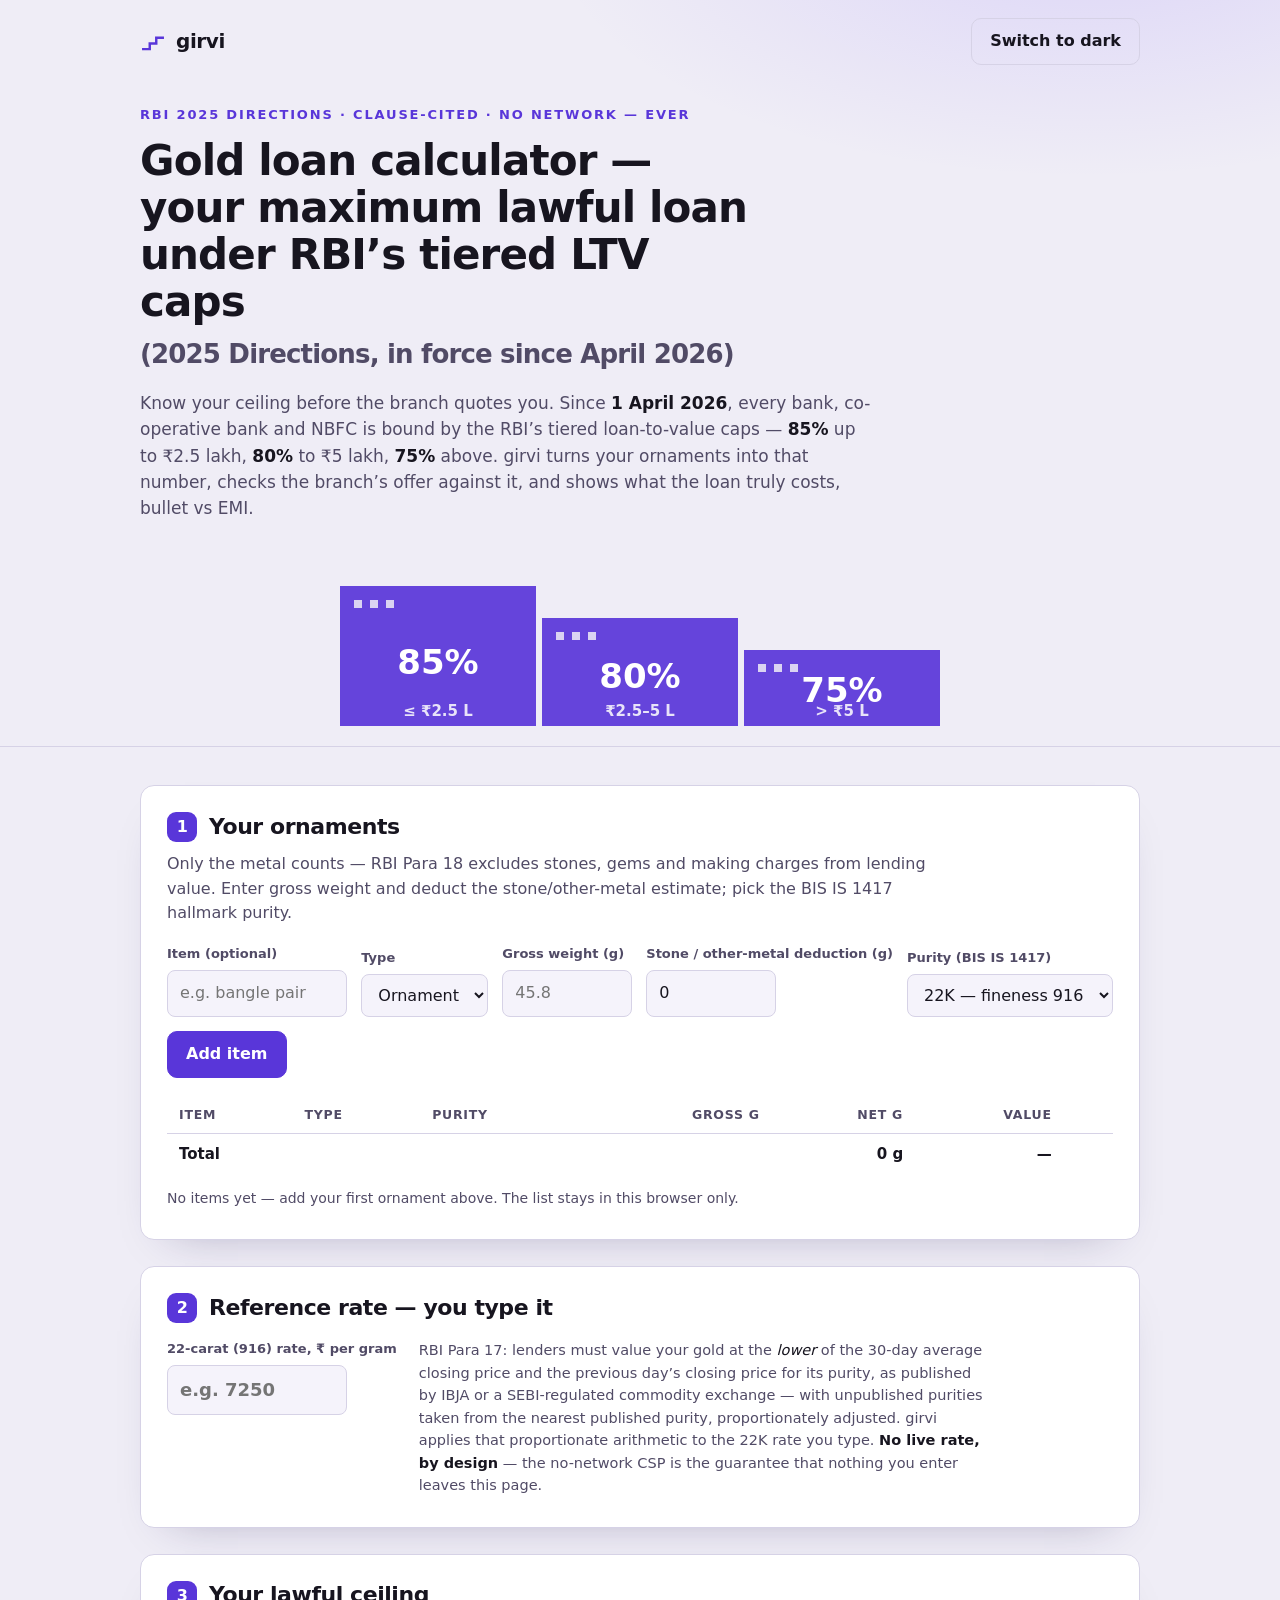
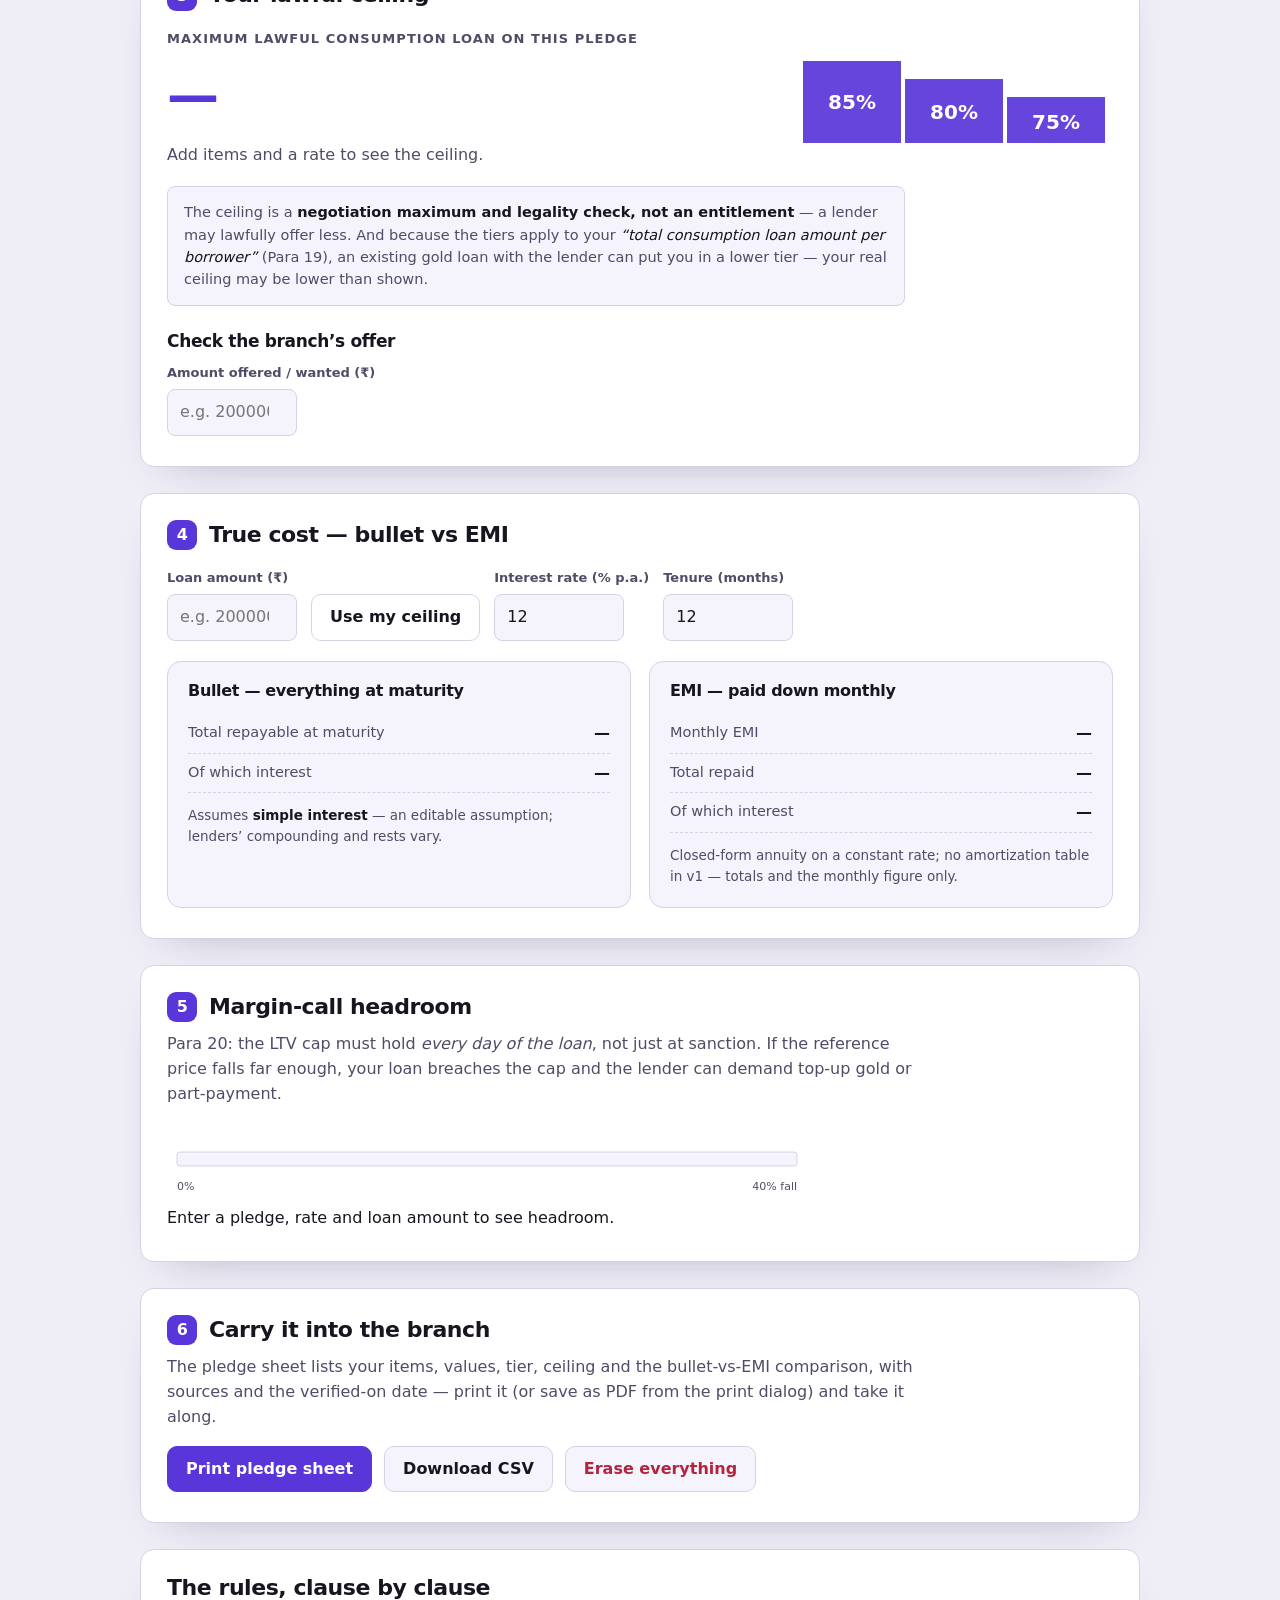
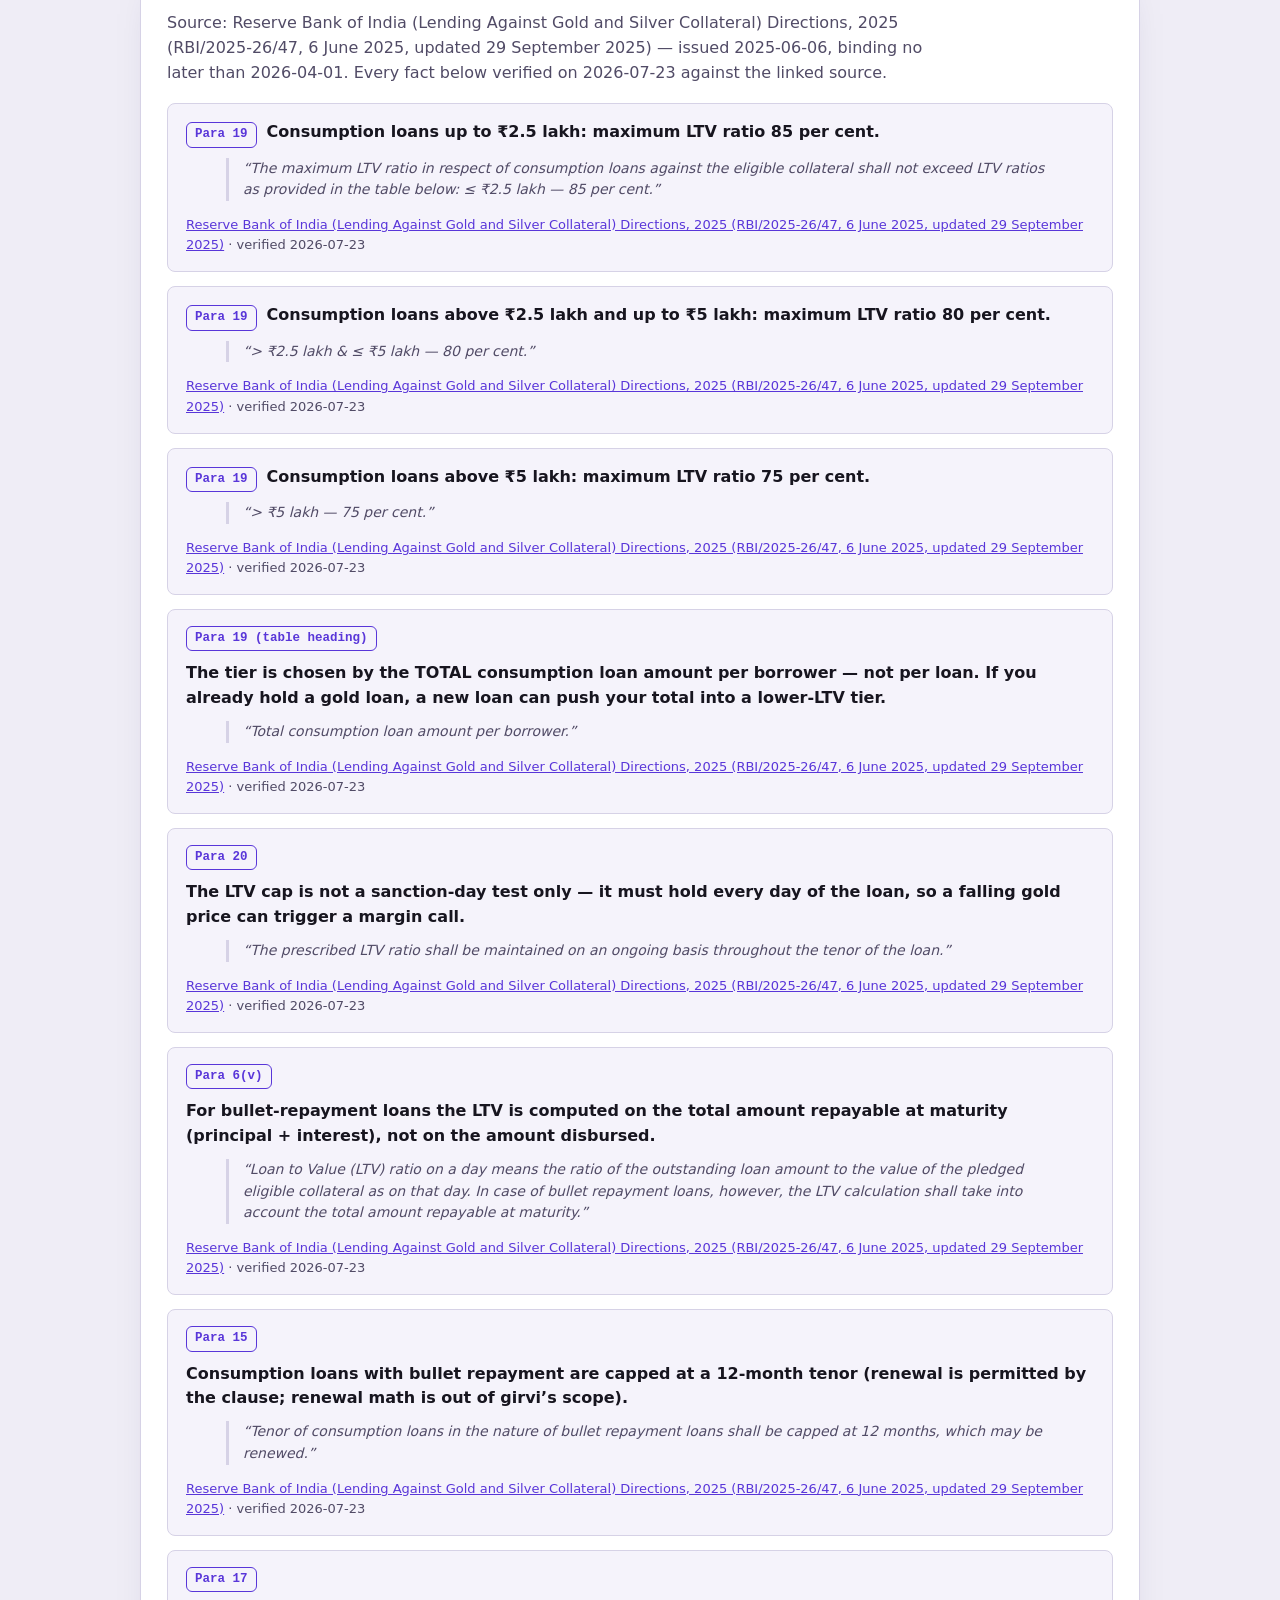
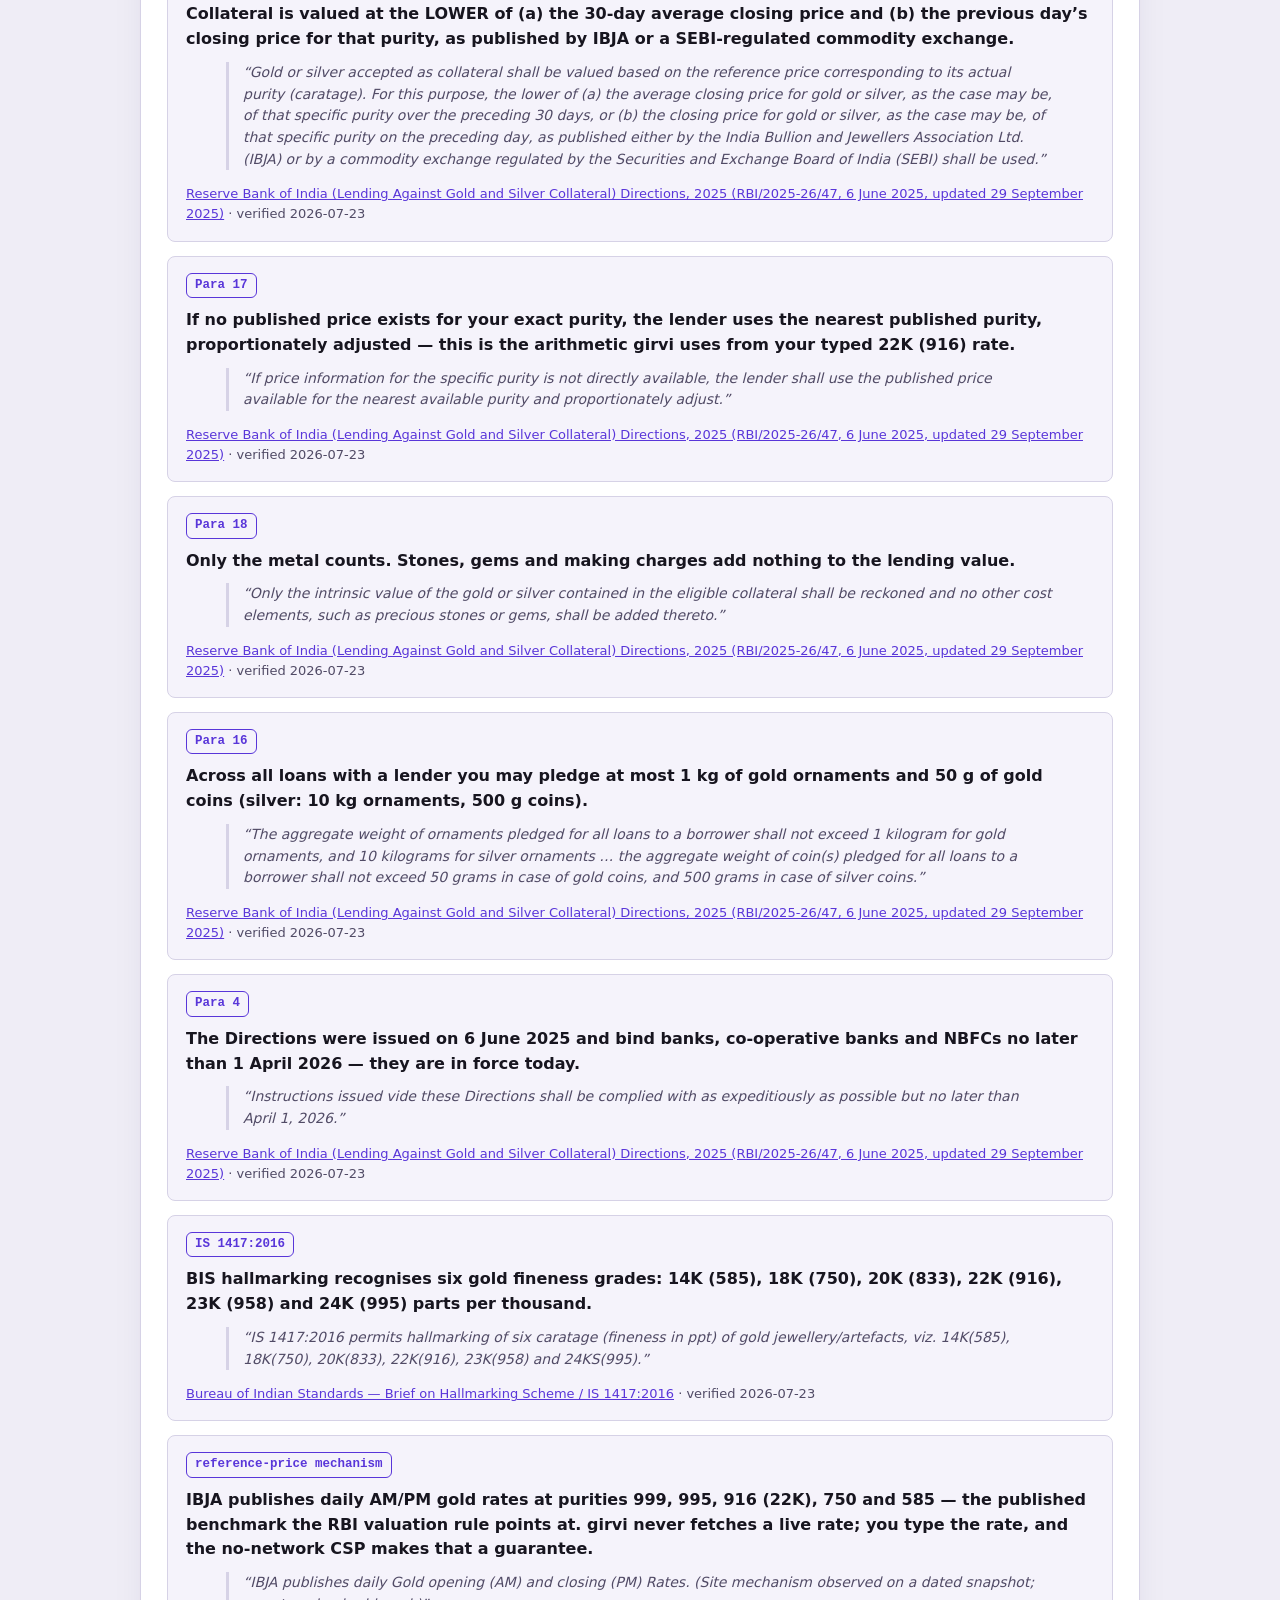
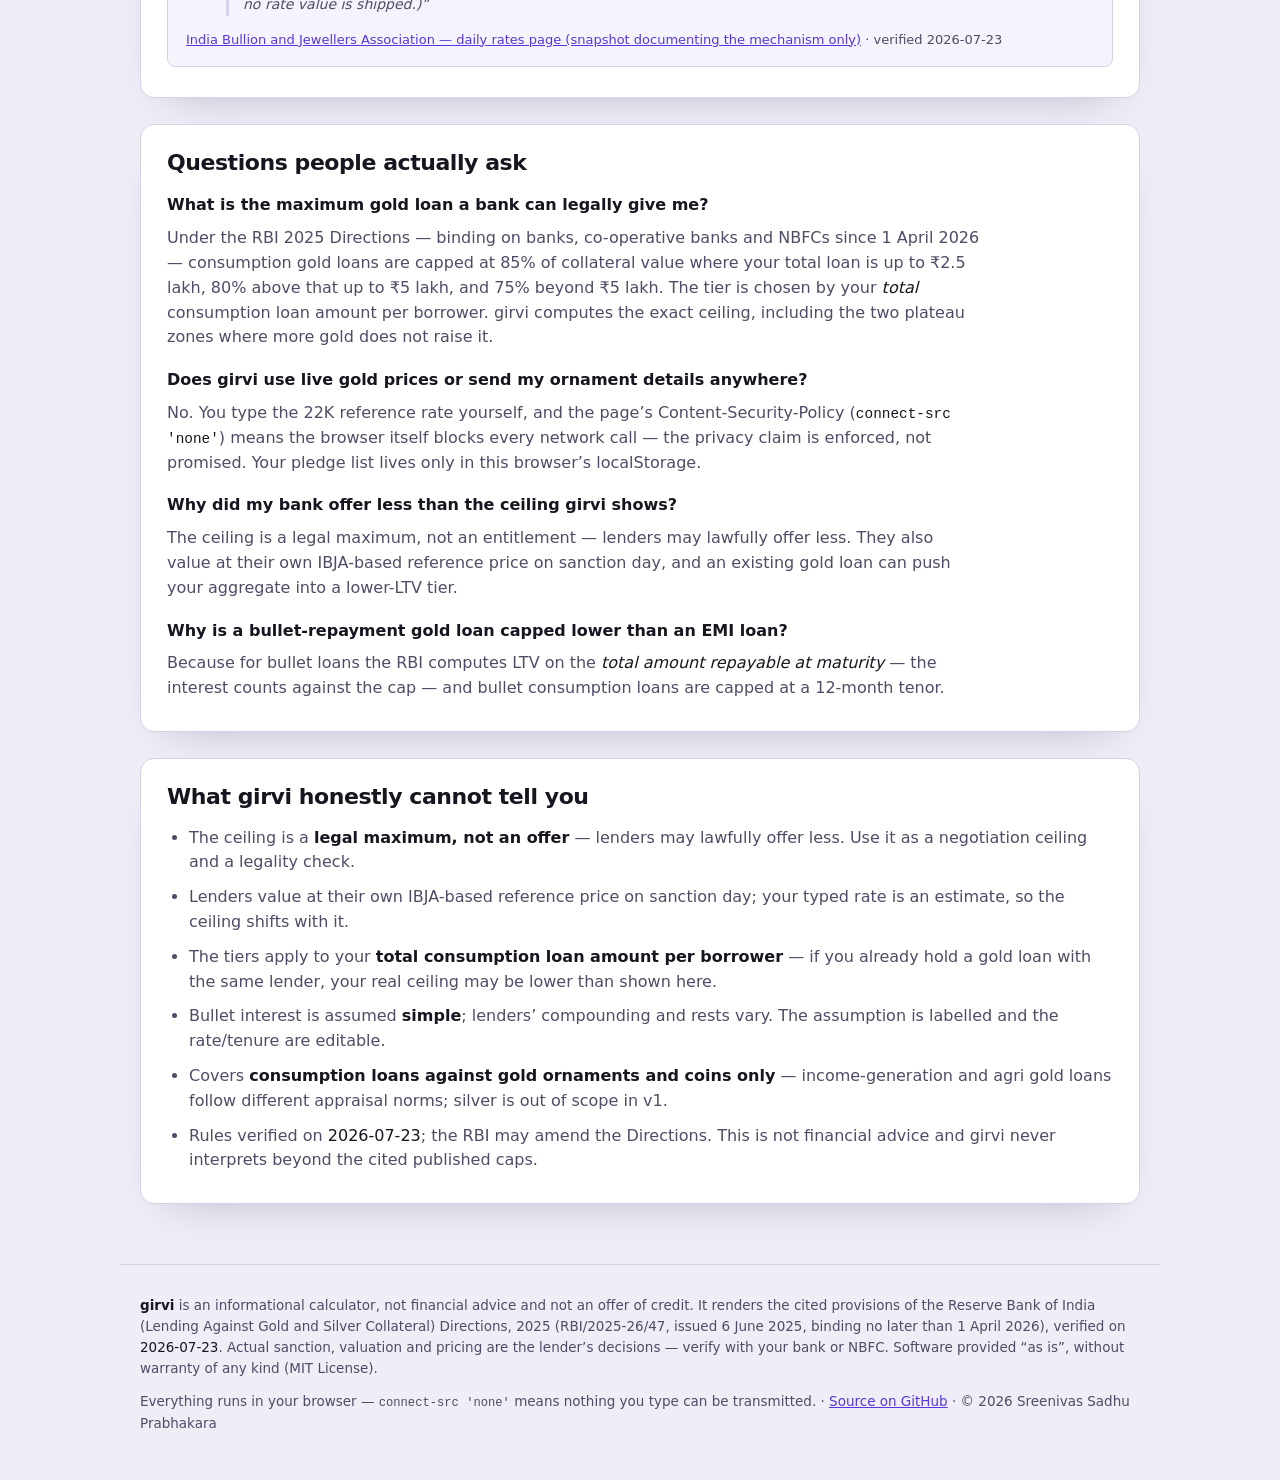
<file: index.html>
<!doctype html>
<html lang="en">
<head>
  <meta charset="utf-8">
  <meta name="viewport" content="width=device-width, initial-scale=1">
  <meta http-equiv="Content-Security-Policy" content="default-src 'self'; connect-src 'none'; img-src 'self' data:; base-uri 'none'; form-action 'none'; frame-ancestors 'none'; object-src 'none'">
  <title>girvi — gold loan calculator: your maximum lawful loan under RBI's tiered LTV caps</title>
  <meta name="description" content="Gold loan calculator built on the RBI 2025 Lending-Against-Gold Directions (in force since April 2026): your maximum lawful loan under the tiered 85/80/75% LTV caps, bullet vs EMI true cost, and margin-call headroom. Clause-cited, no network, nothing leaves your browser.">
  <meta name="color-scheme" content="dark light">
  <link rel="canonical" href="https://sreenivas-sadhu-prabhakara.github.io/girvi/">
  <meta name="robots" content="index, follow, max-image-preview:large">
  <meta name="author" content="Sreenivas Sadhu Prabhakara">
  <meta name="keywords" content="gold loan calculator, rbi ltv, gold loan ltv calculator, rbi gold loan directions 2025, gold loan per gram, maximum gold loan, bullet repayment gold loan, gold loan emi calculator, ibja rate, 22 carat gold loan">
  <meta name="theme-color" content="#0E0D12" media="(prefers-color-scheme: dark)">
  <meta name="theme-color" content="#EFEDF6" media="(prefers-color-scheme: light)">

  <!-- Open Graph -->
  <meta property="og:type" content="website">
  <meta property="og:site_name" content="girvi">
  <meta property="og:title" content="girvi — gold loan calculator: your maximum lawful loan under RBI's tiered LTV caps">
  <meta property="og:description" content="Know your gold loan ceiling before the branch quotes you — RBI's tiered 85/80/75% LTV caps (2025 Directions), bullet vs EMI true cost, margin-call headroom. Clause-cited, no network.">
  <meta property="og:url" content="https://sreenivas-sadhu-prabhakara.github.io/girvi/">
  <meta property="og:locale" content="en_IN">
  <meta property="og:image" content="https://sreenivas-sadhu-prabhakara.github.io/girvi/og-image.png">
  <meta property="og:image:width" content="1200">
  <meta property="og:image:height" content="630">
  <meta property="og:image:alt" content="girvi — the 85/80/75 LTV staircase: know your gold loan ceiling before the branch quotes you">

  <!-- Twitter -->
  <meta name="twitter:card" content="summary_large_image">
  <meta name="twitter:title" content="girvi — gold loan calculator: your maximum lawful loan under RBI's tiered LTV caps">
  <meta name="twitter:description" content="Know your gold loan ceiling before the branch quotes you — RBI's tiered 85/80/75% LTV caps (2025 Directions), bullet vs EMI true cost, margin-call headroom. Clause-cited, no network.">
  <meta name="twitter:image" content="https://sreenivas-sadhu-prabhakara.github.io/girvi/og-image.png">
  <meta name="twitter:image:alt" content="girvi — the 85/80/75 LTV staircase: know your gold loan ceiling before the branch quotes you">

  <link rel="stylesheet" href="styles.css">
  <link rel="icon" href="favicon.svg" type="image/svg+xml">
  <link rel="apple-touch-icon" href="apple-touch-icon.png">
  <link rel="manifest" href="manifest.webmanifest">

  <!-- Structured data (data blocks; not executable script) -->
  <script type="application/ld+json">
  {
    "@context": "https://schema.org",
    "@type": "WebApplication",
    "name": "girvi",
    "description": "Gold loan calculator built on the RBI (Lending Against Gold and Silver Collateral) Directions, 2025 — computes the maximum lawful consumption gold loan under the tiered 85/80/75% LTV caps, compares bullet vs EMI true cost, and shows margin-call headroom. Every rule clause-cited with a verified-on date; runs fully offline.",
    "url": "https://sreenivas-sadhu-prabhakara.github.io/girvi/",
    "applicationCategory": "FinanceApplication",
    "operatingSystem": "Any (modern web browser)",
    "browserRequirements": "Requires a modern web browser with JavaScript enabled.",
    "isAccessibleForFree": true,
    "offers": { "@type": "Offer", "price": "0", "priceCurrency": "INR" },
    "license": "https://opensource.org/licenses/MIT",
    "author": { "@type": "Person", "name": "Sreenivas Sadhu Prabhakara" },
    "softwareVersion": "0.1.0",
    "featureList": [
      "Maximum lawful loan under RBI's tiered LTV caps (85/80/75%), including both plateau zones",
      "Ornament valuation from BIS IS 1417 purity grades, proportionate to your typed 22K rate",
      "Branch-offer legality check",
      "Bullet vs EMI true-cost comparison with the repayable-at-maturity cap check",
      "Margin-call headroom gauge (price-fall % to breach)",
      "Printable pledge sheet and RFC-4180 CSV export",
      "Every rule clause-cited with verified-on date; runs 100% offline"
    ]
  }
  </script>
  <script type="application/ld+json">
  {
    "@context": "https://schema.org",
    "@type": "FAQPage",
    "mainEntity": [
      {
        "@type": "Question",
        "name": "What is the maximum gold loan a bank can legally give me?",
        "acceptedAnswer": {
          "@type": "Answer",
          "text": "Under the RBI (Lending Against Gold and Silver Collateral) Directions, 2025 — binding on banks, co-operative banks and NBFCs since 1 April 2026 — consumption gold loans are capped by tiered loan-to-value ratios: 85% of collateral value where the total loan is up to ₹2.5 lakh, 80% above ₹2.5 lakh up to ₹5 lakh, and 75% above ₹5 lakh. The tier is chosen by your total consumption loan amount per borrower. girvi computes the exact ceiling, including the two plateau zones where more gold does not raise it."
        }
      },
      {
        "@type": "Question",
        "name": "Does girvi use live gold prices or send my ornament details anywhere?",
        "acceptedAnswer": {
          "@type": "Answer",
          "text": "No. You type the 22-carat reference rate yourself, and the page ships a Content-Security-Policy with connect-src 'none' — the browser itself blocks every network call, so nothing you enter can leave your device. Your pledge list is saved only in this browser's localStorage."
        }
      },
      {
        "@type": "Question",
        "name": "Why did my bank offer less than the ceiling girvi shows?",
        "acceptedAnswer": {
          "@type": "Answer",
          "text": "The ceiling is a legal maximum, not an entitlement — lenders may lawfully offer less. Lenders also value your gold at their own IBJA-based reference price on sanction day, and because the RBI tiers apply to your total consumption loan amount per borrower, an existing gold loan can push you into a lower-LTV tier."
        }
      },
      {
        "@type": "Question",
        "name": "Why is a bullet-repayment gold loan capped lower than an EMI loan?",
        "acceptedAnswer": {
          "@type": "Answer",
          "text": "Because for bullet loans the RBI computes the LTV on the total amount repayable at maturity, not the amount disbursed — so the interest counts against the cap. Bullet consumption loans are also capped at a 12-month tenor."
        }
      }
    ]
  }
  </script>
</head>
<body>
  <a class="skip-link" href="#pledge">Skip to the calculator</a>

  <header class="hero">
    <nav class="topbar">
      <span class="brand" aria-hidden="true">
        <svg class="brand__mark" viewBox="0 0 32 32" role="presentation">
          <path d="M4 26 h8 v-7 h8 v-7 h8" fill="none" stroke="currentColor" stroke-width="3" stroke-linecap="square"/>
        </svg>
        girvi
      </span>
      <button type="button" id="themeToggle" class="btn btn--ghost" aria-pressed="false">Switch to light</button>
    </nav>
    <div class="hero__inner">
      <p class="eyebrow">RBI 2025 Directions · clause-cited · no network — ever</p>
      <h1>Gold loan calculator — your maximum lawful loan under RBI&rsquo;s tiered LTV caps <span class="hero__sub">(2025 Directions, in force since April 2026)</span></h1>
      <p class="lede">Know your ceiling before the branch quotes you. Since <strong>1 April 2026</strong>, every bank, co-operative bank and NBFC is bound by the RBI&rsquo;s tiered loan-to-value caps — <strong>85%</strong> up to ₹2.5 lakh, <strong>80%</strong> to ₹5 lakh, <strong>75%</strong> above. girvi turns your ornaments into that number, checks the branch&rsquo;s offer against it, and shows what the loan truly costs, bullet vs EMI.</p>
      <svg class="hero__stairs" viewBox="0 0 640 190" role="img" aria-label="The three-step LTV staircase: 85 percent, then 80, then 75">
        <g class="stairs__fill">
          <rect x="20"  y="30"  width="196" height="140"/>
          <rect x="222" y="62"  width="196" height="108"/>
          <rect x="424" y="94"  width="196" height="76"/>
        </g>
        <g class="stairs__punch">
          <rect x="34"  y="44" width="8" height="8"/><rect x="50" y="44" width="8" height="8"/><rect x="66" y="44" width="8" height="8"/>
          <rect x="236" y="76" width="8" height="8"/><rect x="252" y="76" width="8" height="8"/><rect x="268" y="76" width="8" height="8"/>
          <rect x="438" y="108" width="8" height="8"/><rect x="454" y="108" width="8" height="8"/><rect x="470" y="108" width="8" height="8"/>
        </g>
        <g class="stairs__label">
          <text x="118" y="118" text-anchor="middle">85%</text>
          <text x="320" y="132" text-anchor="middle">80%</text>
          <text x="522" y="146" text-anchor="middle">75%</text>
        </g>
        <g class="stairs__cap">
          <text x="118" y="160" text-anchor="middle">≤ ₹2.5 L</text>
          <text x="320" y="160" text-anchor="middle">₹2.5–5 L</text>
          <text x="522" y="160" text-anchor="middle">&gt; ₹5 L</text>
        </g>
      </svg>
    </div>
  </header>

  <main>
    <!-- ============ 1 · PLEDGE LIST ============ -->
    <section class="panel" id="pledge" aria-labelledby="pledgeH">
      <h2 id="pledgeH"><span class="stepnum" aria-hidden="true">1</span> Your ornaments</h2>
      <p class="panel__note">Only the metal counts — RBI Para 18 excludes stones, gems and making charges from lending value. Enter gross weight and deduct the stone/other-metal estimate; pick the BIS IS&nbsp;1417 hallmark purity.</p>
      <form id="itemForm" class="itemform" autocomplete="off">
        <div class="field field--grow">
          <label for="fName">Item (optional)</label>
          <input id="fName" type="text" maxlength="40" placeholder="e.g. bangle pair">
        </div>
        <div class="field">
          <label for="fType">Type</label>
          <select id="fType">
            <option value="ornament">Ornament</option>
            <option value="coin">Coin</option>
          </select>
        </div>
        <div class="field">
          <label for="fGross">Gross weight (g)</label>
          <input id="fGross" type="number" inputmode="decimal" min="0" step="0.001" placeholder="45.8" required>
        </div>
        <div class="field">
          <label for="fDeduct">Stone / other-metal deduction (g)</label>
          <input id="fDeduct" type="number" inputmode="decimal" min="0" step="0.001" placeholder="0" value="0">
        </div>
        <div class="field">
          <label for="fPurity">Purity (BIS IS 1417)</label>
          <select id="fPurity"></select>
        </div>
        <button type="submit" class="btn btn--primary">Add item</button>
      </form>
      <div id="itemErr" class="formerr" role="alert" hidden></div>
      <div class="tablewrap">
        <table class="items" aria-label="Pledge list">
          <thead>
            <tr><th scope="col">Item</th><th scope="col">Type</th><th scope="col">Purity</th><th scope="col" class="num">Gross g</th><th scope="col" class="num">Net g</th><th scope="col" class="num">Value</th><th scope="col"><span class="visually-hidden">Remove</span></th></tr>
          </thead>
          <tbody id="itemRows"></tbody>
          <tfoot>
            <tr><th scope="row" colspan="4">Total</th><td class="num" id="totNet">0 g</td><td class="num" id="totValue">—</td><td></td></tr>
          </tfoot>
        </table>
      </div>
      <p id="emptyHint" class="panel__hint">No items yet — add your first ornament above. The list stays in this browser only.</p>
      <div id="aggWarn" class="warnbox" role="status" hidden></div>
    </section>

    <!-- ============ 2 · REFERENCE RATE ============ -->
    <section class="panel" aria-labelledby="rateH">
      <h2 id="rateH"><span class="stepnum" aria-hidden="true">2</span> Reference rate — you type it</h2>
      <div class="ratebar">
        <div class="field">
          <label for="fRate">22-carat (916) rate, ₹ per gram</label>
          <input id="fRate" type="number" inputmode="decimal" min="0" step="0.01" placeholder="e.g. 7250">
        </div>
        <p class="ratebar__why">RBI Para 17: lenders must value your gold at the <em>lower</em> of the 30-day average closing price and the previous day&rsquo;s closing price for its purity, as published by IBJA or a SEBI-regulated commodity exchange — with unpublished purities taken from the nearest published purity, proportionately adjusted. girvi applies that proportionate arithmetic to the 22K rate you type. <strong>No live rate, by design</strong> — the no-network CSP is the guarantee that nothing you enter leaves this page.</p>
      </div>
    </section>

    <!-- ============ 3 · CEILING VERDICT ============ -->
    <section class="panel panel--verdict" aria-labelledby="verdictH">
      <h2 id="verdictH"><span class="stepnum" aria-hidden="true">3</span> Your lawful ceiling</h2>
      <div class="verdict" aria-live="polite">
        <div class="verdict__main">
          <p class="verdict__label">Maximum lawful consumption loan on this pledge</p>
          <p class="verdict__figure" id="ceilingOut">—</p>
          <p class="verdict__tier" id="tierOut">Add items and a rate to see the ceiling.</p>
          <p class="verdict__plateau" id="plateauOut" hidden></p>
        </div>
        <svg class="gauge" id="tierGauge" viewBox="0 0 320 110" role="img" aria-label="Where your collateral value lands on the LTV staircase">
          <g class="stairs__fill">
            <rect x="10"  y="18" width="98" height="82"/>
            <rect x="112" y="36" width="98" height="64"/>
            <rect x="214" y="54" width="98" height="46"/>
          </g>
          <g class="stairs__label stairs__label--sm">
            <text x="59"  y="66" text-anchor="middle">85%</text>
            <text x="161" y="76" text-anchor="middle">80%</text>
            <text x="263" y="86" text-anchor="middle">75%</text>
          </g>
          <g id="gaugeMarker" class="gauge__marker" hidden>
            <line x1="59" y1="6" x2="59" y2="104"/>
            <circle cx="59" cy="6" r="4"/>
          </g>
        </svg>
      </div>
      <p class="finebox">The ceiling is a <strong>negotiation maximum and legality check, not an entitlement</strong> — a lender may lawfully offer less. And because the tiers apply to your <em>&ldquo;total consumption loan amount per borrower&rdquo;</em> (Para 19), an existing gold loan with the lender can put you in a lower tier — your real ceiling may be lower than shown.</p>

      <h3 class="subhead">Check the branch&rsquo;s offer</h3>
      <div class="offerbar">
        <div class="field">
          <label for="fOffer">Amount offered / wanted (₹)</label>
          <input id="fOffer" type="number" inputmode="numeric" min="0" step="1" placeholder="e.g. 200000">
        </div>
        <p class="offerverdict" id="offerOut" aria-live="polite"></p>
      </div>
    </section>

    <!-- ============ 4 · TRUE COST ============ -->
    <section class="panel" aria-labelledby="costH">
      <h2 id="costH"><span class="stepnum" aria-hidden="true">4</span> True cost — bullet vs EMI</h2>
      <form class="costbar" id="costForm">
        <div class="field">
          <label for="fLoan">Loan amount (₹)</label>
          <input id="fLoan" type="number" inputmode="numeric" min="0" step="1" placeholder="e.g. 200000">
        </div>
        <button type="button" id="useCeiling" class="btn btn--ghost">Use my ceiling</button>
        <div class="field">
          <label for="fInt">Interest rate (% p.a.)</label>
          <input id="fInt" type="number" inputmode="decimal" min="0" max="60" step="0.05" value="12">
        </div>
        <div class="field">
          <label for="fMonths">Tenure (months)</label>
          <input id="fMonths" type="number" inputmode="numeric" min="1" max="240" step="1" value="12">
        </div>
      </form>
      <div class="costcards">
        <article class="costcard" aria-labelledby="bulletH">
          <h3 id="bulletH">Bullet — everything at maturity</h3>
          <dl class="kv">
            <div><dt>Total repayable at maturity</dt><dd id="bulletTotal">—</dd></div>
            <div><dt>Of which interest</dt><dd id="bulletInt">—</dd></div>
          </dl>
          <p class="assume">Assumes <strong>simple interest</strong> — an editable assumption; lenders&rsquo; compounding and rests vary.</p>
          <p class="warnline" id="bulletTenorWarn" hidden></p>
          <p class="warnline" id="bulletCapWarn" hidden></p>
        </article>
        <article class="costcard" aria-labelledby="emiH">
          <h3 id="emiH">EMI — paid down monthly</h3>
          <dl class="kv">
            <div><dt>Monthly EMI</dt><dd id="emiMonthly">—</dd></div>
            <div><dt>Total repaid</dt><dd id="emiTotal">—</dd></div>
            <div><dt>Of which interest</dt><dd id="emiInt">—</dd></div>
          </dl>
          <p class="assume">Closed-form annuity on a constant rate; no amortization table in v1 — totals and the monthly figure only.</p>
        </article>
      </div>
      <p class="deltaline" id="costDelta" aria-live="polite" hidden></p>
    </section>

    <!-- ============ 5 · MARGIN-CALL HEADROOM ============ -->
    <section class="panel" aria-labelledby="marginH">
      <h2 id="marginH"><span class="stepnum" aria-hidden="true">5</span> Margin-call headroom</h2>
      <p class="panel__note">Para 20: the LTV cap must hold <em>every day of the loan</em>, not just at sanction. If the reference price falls far enough, your loan breaches the cap and the lender can demand top-up gold or part-payment.</p>
      <div class="marginwrap" aria-live="polite">
        <svg class="marginmeter" id="marginMeter" viewBox="0 0 640 70" role="img" aria-label="Price-fall headroom meter">
          <rect class="mm__track" x="10" y="28" width="620" height="14" rx="3"/>
          <rect class="mm__fill" id="mmFill" x="10" y="28" width="0" height="14" rx="3"/>
          <g id="mmMarker" class="mm__marker" hidden>
            <line x1="10" y1="14" x2="10" y2="56"/>
          </g>
          <text class="mm__zero" x="10" y="66">0%</text>
          <text class="mm__max" x="630" y="66" text-anchor="end">40% fall</text>
        </svg>
        <p class="marginout" id="marginOut">Enter a pledge, rate and loan amount to see headroom.</p>
      </div>
    </section>

    <!-- ============ 6 · PLEDGE SHEET ============ -->
    <section class="panel" aria-labelledby="exportH">
      <h2 id="exportH"><span class="stepnum" aria-hidden="true">6</span> Carry it into the branch</h2>
      <p class="panel__note">The pledge sheet lists your items, values, tier, ceiling and the bullet-vs-EMI comparison, with sources and the verified-on date — print it (or save as PDF from the print dialog) and take it along.</p>
      <div class="btnrow">
        <button type="button" id="printBtn" class="btn btn--primary">Print pledge sheet</button>
        <button type="button" id="csvBtn" class="btn">Download CSV</button>
        <button type="button" id="wipeBtn" class="btn btn--danger">Erase everything</button>
      </div>
      <p class="panel__hint" id="csvHint" hidden>If the download didn&rsquo;t start, the CSV was copied below — select and save it yourself.</p>
      <textarea id="csvFallback" class="csvbox" rows="6" aria-label="CSV export content" hidden readonly></textarea>
    </section>

    <!-- ============ RULES PANEL ============ -->
    <section class="panel" id="rules" aria-labelledby="rulesH">
      <h2 id="rulesH">The rules, clause by clause</h2>
      <p class="panel__note" id="rulesMeta"></p>
      <ol class="rules" id="rulesList"></ol>
    </section>

    <!-- ============ FAQ ============ -->
    <section class="panel" aria-labelledby="faqH">
      <h2 id="faqH">Questions people actually ask</h2>
      <dl class="faq">
        <dt>What is the maximum gold loan a bank can legally give me?</dt>
        <dd>Under the RBI 2025 Directions — binding on banks, co-operative banks and NBFCs since 1 April 2026 — consumption gold loans are capped at 85% of collateral value where your total loan is up to ₹2.5 lakh, 80% above that up to ₹5 lakh, and 75% beyond ₹5 lakh. The tier is chosen by your <em>total</em> consumption loan amount per borrower. girvi computes the exact ceiling, including the two plateau zones where more gold does not raise it.</dd>
        <dt>Does girvi use live gold prices or send my ornament details anywhere?</dt>
        <dd>No. You type the 22K reference rate yourself, and the page&rsquo;s Content-Security-Policy (<code>connect-src 'none'</code>) means the browser itself blocks every network call — the privacy claim is enforced, not promised. Your pledge list lives only in this browser&rsquo;s localStorage.</dd>
        <dt>Why did my bank offer less than the ceiling girvi shows?</dt>
        <dd>The ceiling is a legal maximum, not an entitlement — lenders may lawfully offer less. They also value at their own IBJA-based reference price on sanction day, and an existing gold loan can push your aggregate into a lower-LTV tier.</dd>
        <dt>Why is a bullet-repayment gold loan capped lower than an EMI loan?</dt>
        <dd>Because for bullet loans the RBI computes LTV on the <em>total amount repayable at maturity</em> — the interest counts against the cap — and bullet consumption loans are capped at a 12-month tenor.</dd>
      </dl>
    </section>

    <!-- ============ HONEST LIMITS ============ -->
    <section class="panel" aria-labelledby="limitsH">
      <h2 id="limitsH">What girvi honestly cannot tell you</h2>
      <ul class="limits">
        <li>The ceiling is a <strong>legal maximum, not an offer</strong> — lenders may lawfully offer less. Use it as a negotiation ceiling and a legality check.</li>
        <li>Lenders value at their own IBJA-based reference price on sanction day; your typed rate is an estimate, so the ceiling shifts with it.</li>
        <li>The tiers apply to your <strong>total consumption loan amount per borrower</strong> — if you already hold a gold loan with the same lender, your real ceiling may be lower than shown here.</li>
        <li>Bullet interest is assumed <strong>simple</strong>; lenders&rsquo; compounding and rests vary. The assumption is labelled and the rate/tenure are editable.</li>
        <li>Covers <strong>consumption loans against gold ornaments and coins only</strong> — income-generation and agri gold loans follow different appraisal norms; silver is out of scope in v1.</li>
        <li>Rules verified on <span class="verifiedon">2026-07-23</span>; the RBI may amend the Directions. This is not financial advice and girvi never interprets beyond the cited published caps.</li>
      </ul>
    </section>
  </main>

  <!-- print-only pledge sheet -->
  <section id="printSheet" class="printsheet" aria-hidden="true"></section>

  <footer class="foot">
    <p><strong>girvi</strong> is an informational calculator, not financial advice and not an offer of credit. It renders the cited provisions of the Reserve Bank of India (Lending Against Gold and Silver Collateral) Directions, 2025 (RBI/2025-26/47, issued 6 June 2025, binding no later than 1 April 2026), verified on <span class="verifiedon">2026-07-23</span>. Actual sanction, valuation and pricing are the lender&rsquo;s decisions — verify with your bank or NBFC. Software provided &ldquo;as is&rdquo;, without warranty of any kind (MIT License).</p>
    <p class="foot__meta">Everything runs in your browser — <code>connect-src 'none'</code> means nothing you type can be transmitted. · <a href="https://github.com/Sreenivas-Sadhu-Prabhakara/girvi">Source on GitHub</a> · © 2026 Sreenivas Sadhu Prabhakara</p>
  </footer>

  <script src="data/rules.js"></script>
  <script src="data/engine.js"></script>
  <script src="app.js"></script>
</body>
</html>
</file>
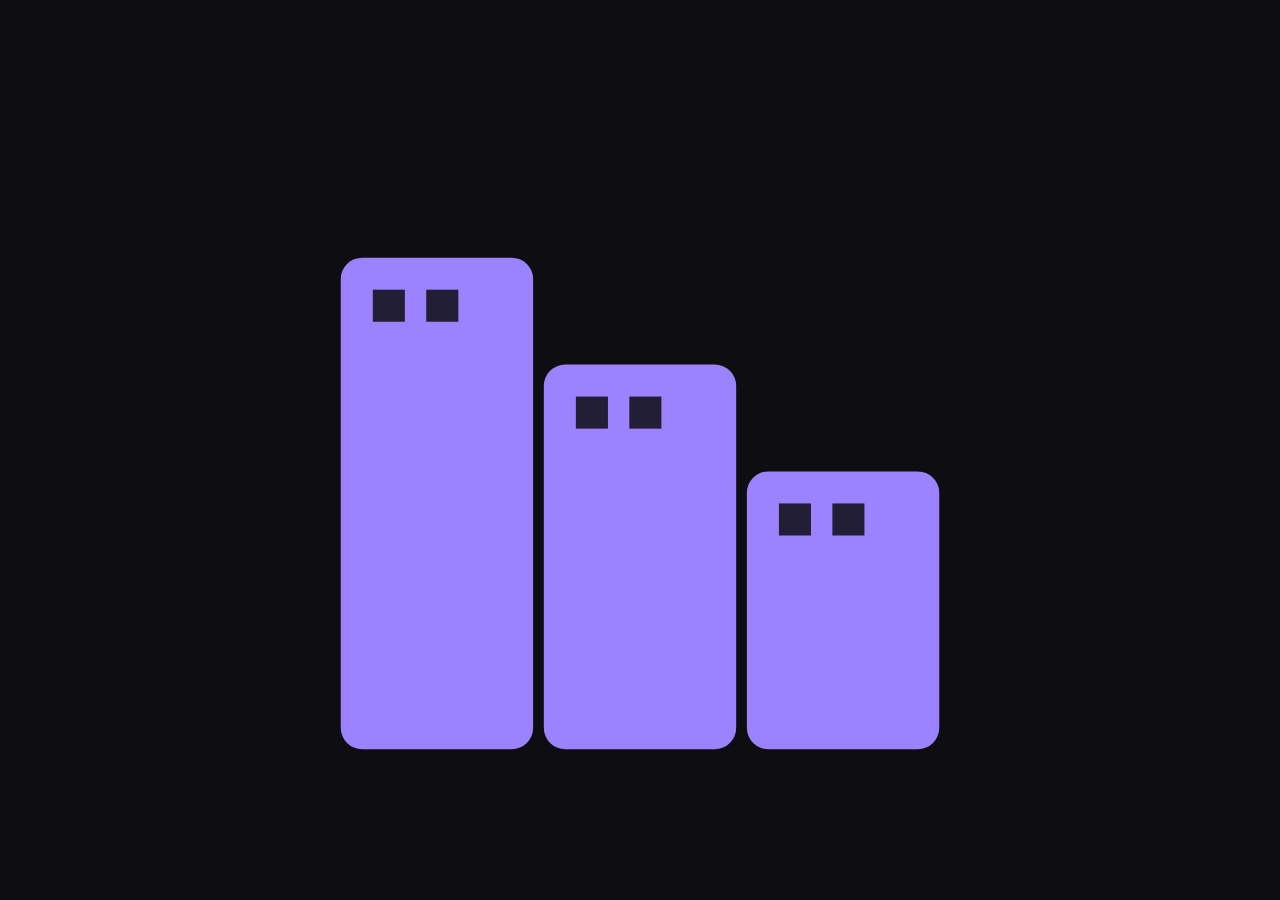
<file: assets/icon.html>
<!doctype html>
<html lang="en">
<head>
<meta charset="utf-8">
<style>
  * { box-sizing: border-box; margin: 0; padding: 0; }
  html, body { width: 100%; height: 100%; overflow: hidden; background: #0E0D12; }
  body { display: grid; place-items: center; }
  /* 12% safe padding each side — mark fills the middle 76vmin */
  .mark { width: 76vmin; height: 76vmin; display: block; }
</style>
</head>
<body>
  <svg class="mark" viewBox="0 0 64 64" aria-hidden="true">
    <!-- the 85/80/75 staircase, hallmark-punched -->
    <g fill="#9B82FF">
      <rect x="4"  y="14" width="18" height="46" rx="2"/>
      <rect x="23" y="24" width="18" height="36" rx="2"/>
      <rect x="42" y="34" width="18" height="26" rx="2"/>
    </g>
    <g fill="#0E0D12" opacity="0.85">
      <rect x="7"  y="17" width="3" height="3"/><rect x="12" y="17" width="3" height="3"/>
      <rect x="26" y="27" width="3" height="3"/><rect x="31" y="27" width="3" height="3"/>
      <rect x="45" y="37" width="3" height="3"/><rect x="50" y="37" width="3" height="3"/>
    </g>
  </svg>
</body>
</html>
</file>
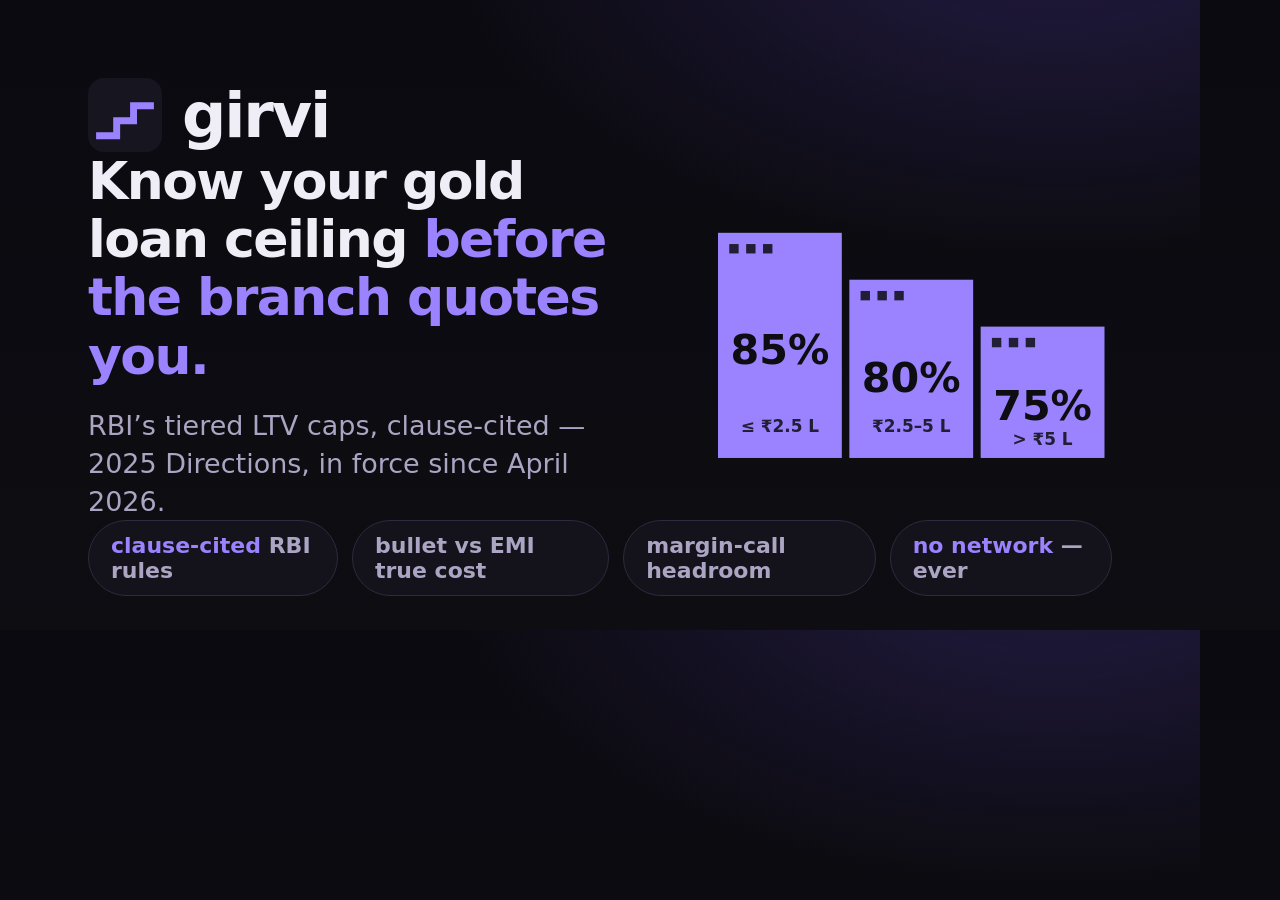
<file: assets/og.html>
<!doctype html>
<html lang="en">
<head>
<meta charset="utf-8">
<style>
  :root {
    --bg: #0E0D12;
    --card: #17151F;
    --line: #2E2A3F;
    --text: #EFEDF6;
    --muted: #ABA5C3;
    --violet: #9B82FF;
    --violet-deep: #7C5CFF;
    --ink: #0E0D12;
    --sans: system-ui, -apple-system, "Segoe UI", Roboto, Helvetica, Arial, sans-serif;
  }
  * { box-sizing: border-box; margin: 0; padding: 0; }
  html, body { width: 1200px; height: 630px; overflow: hidden; }
  body {
    position: relative;
    background:
      radial-gradient(1000px 560px at 88% -14%, rgba(124, 92, 255, 0.22), transparent 62%),
      linear-gradient(180deg, #0B0A10 0%, #0E0D12 100%);
    font-family: var(--sans);
    color: var(--text);
    -webkit-font-smoothing: antialiased;
  }
  .frame {
    position: absolute; inset: 0;
    padding: 78px 88px;
    display: flex; flex-direction: column; justify-content: space-between;
  }
  .brand { display: flex; align-items: center; gap: 20px; }
  .mark { width: 74px; height: 74px; }
  .wordmark { font-size: 62px; font-weight: 800; letter-spacing: -0.035em; }

  .mid { display: flex; align-items: center; gap: 70px; }
  .headline { max-width: 560px; }
  .headline h1 {
    font-size: 52px; font-weight: 800; letter-spacing: -0.03em; line-height: 1.12;
  }
  .headline .v { color: var(--violet); }
  .headline p {
    margin-top: 22px;
    font-size: 27px; font-weight: 500; color: var(--muted); line-height: 1.4;
    max-width: 30ch;
  }

  /* the staircase — hallmark-punched 85/80/75 steps */
  .stairs { width: 420px; height: 300px; }
  .stairs text {
    font-family: var(--sans); font-weight: 800; fill: var(--ink);
    font-variant-numeric: tabular-nums;
  }
  .stairs .pct { font-size: 44px; }
  .stairs .band { font-size: 18px; font-weight: 600; opacity: 0.85; }

  .chips { display: flex; gap: 14px; }
  .chip {
    padding: 12px 22px;
    border: 1.5px solid var(--line);
    border-radius: 999px;
    background: rgba(23, 21, 31, 0.7);
    font-size: 22px; font-weight: 650; color: var(--muted);
  }
  .chip strong { color: var(--violet); font-weight: 800; }
</style>
</head>
<body>
  <div class="frame">
    <div class="brand">
      <svg class="mark" viewBox="0 0 32 32" aria-hidden="true">
        <rect width="32" height="32" rx="7" fill="#17151F"/>
        <path d="M5 25 h7.4 v-6.5 h7.3 v-6.5 h7.3" fill="none" stroke="#9B82FF" stroke-width="3" stroke-linecap="square"/>
      </svg>
      <span class="wordmark">girvi</span>
    </div>

    <div class="mid">
      <div class="headline">
        <h1>Know your gold loan ceiling <span class="v">before the branch quotes you.</span></h1>
        <p>RBI&rsquo;s tiered LTV caps, clause-cited — 2025 Directions, in force since April 2026.</p>
      </div>
      <svg class="stairs" viewBox="0 0 420 300" aria-hidden="true">
        <g fill="#9B82FF">
          <rect x="0"   y="40"  width="132" height="240"/>
          <rect x="140" y="90"  width="132" height="190"/>
          <rect x="280" y="140" width="132" height="140"/>
        </g>
        <g fill="#0E0D12" opacity="0.85">
          <rect x="12"  y="52"  width="10" height="10"/><rect x="30"  y="52"  width="10" height="10"/><rect x="48" y="52" width="10" height="10"/>
          <rect x="152" y="102" width="10" height="10"/><rect x="170" y="102" width="10" height="10"/><rect x="188" y="102" width="10" height="10"/>
          <rect x="292" y="152" width="10" height="10"/><rect x="310" y="152" width="10" height="10"/><rect x="328" y="152" width="10" height="10"/>
        </g>
        <text class="pct" x="66"  y="180" text-anchor="middle">85%</text>
        <text class="pct" x="206" y="210" text-anchor="middle">80%</text>
        <text class="pct" x="346" y="240" text-anchor="middle">75%</text>
        <text class="band" x="66"  y="252" text-anchor="middle">≤ ₹2.5 L</text>
        <text class="band" x="206" y="252" text-anchor="middle">₹2.5–5 L</text>
        <text class="band" x="346" y="266" text-anchor="middle">&gt; ₹5 L</text>
      </svg>
    </div>

    <div class="chips">
      <span class="chip"><strong>clause-cited</strong>&nbsp;RBI rules</span>
      <span class="chip">bullet vs EMI true cost</span>
      <span class="chip">margin-call headroom</span>
      <span class="chip"><strong>no network</strong> — ever</span>
    </div>
  </div>
</body>
</html>
</file>
<file: styles.css>
/* ============================================================
   girvi — off-black + electric violet. The hallmark-punched
   LTV staircase is the one motif: hero, tier gauge, margin
   meter, OG card and icon all step 85 → 80 → 75.
   ============================================================ */

:root {
  --bg:        #0E0D12;
  --card:      #17151F;
  --card2:     #1E1B2A;
  --line:      #2E2A3F;
  --text:      #EFEDF6;
  --muted:     #ABA5C3;
  --accent:    #9B82FF;   /* AA on --bg (≈6.3:1) */
  --accent-ink:#0E0D12;
  --warn:      #FFB65C;
  --warn-ink:  #2A1D05;
  --ok:        #7FD8A5;
  --danger:    #FF8FA3;

  --sans: system-ui, -apple-system, "Segoe UI", Roboto, Helvetica, Arial, sans-serif;
  --mono: ui-monospace, "SF Mono", Menlo, Consolas, "Liberation Mono", monospace;

  --radius: 14px;
  --radius-sm: 8px;
  --wrap: 1040px;
  --shadow: 0 20px 48px -28px rgba(0, 0, 0, 0.75);
  --ease: cubic-bezier(0.22, 0.61, 0.36, 1);
}

[data-theme="light"] {
  --bg:     #EFEDF6;
  --card:   #FFFFFF;
  --card2:  #F5F3FB;
  --line:   #D6D2E6;
  --text:   #17151F;
  --muted:  #514B66;
  --accent: #5936D9;      /* AA on light paper (≈6.1:1) */
  --accent-ink: #FFFFFF;
  --warn:   #8A5A00;
  --warn-ink: #FFFFFF;
  --ok:     #1B6E43;
  --danger: #B4243F;
  --shadow: 0 20px 44px -30px rgba(35, 25, 80, 0.35);
}

* { box-sizing: border-box; }
html { -webkit-text-size-adjust: 100%; scroll-behavior: smooth; }
@media (prefers-reduced-motion: reduce) {
  html { scroll-behavior: auto; }
  *, *::before, *::after { animation: none !important; transition: none !important; }
}

body {
  margin: 0;
  background: var(--bg);
  color: var(--text);
  font-family: var(--sans);
  font-size: 16px;
  line-height: 1.55;
  -webkit-font-smoothing: antialiased;
}

h1, h2, h3 { margin: 0; font-weight: 750; letter-spacing: -0.02em; line-height: 1.12; }
p { margin: 0; }
code { font-family: var(--mono); font-size: 0.9em; }

a { color: var(--accent); }
a:focus-visible, button:focus-visible, input:focus-visible, select:focus-visible, textarea:focus-visible {
  outline: 3px solid var(--accent);
  outline-offset: 2px;
  border-radius: 4px;
}

/* the hidden attribute is not honoured on SVG elements by default */
svg [hidden] { display: none; }

.visually-hidden {
  position: absolute; width: 1px; height: 1px;
  margin: -1px; padding: 0; overflow: hidden;
  clip: rect(0 0 0 0); white-space: nowrap; border: 0;
}

.skip-link {
  position: absolute; left: 14px; top: -64px; z-index: 60;
  background: var(--accent); color: var(--accent-ink);
  padding: 10px 16px; border-radius: 10px;
  font-weight: 700; text-decoration: none;
  transition: top 0.15s var(--ease);
}
.skip-link:focus { top: 12px; }

/* ---------- hero ---------- */

.hero {
  border-bottom: 1px solid var(--line);
  background:
    radial-gradient(900px 420px at 85% -10%, rgba(124, 92, 255, 0.16), transparent 60%),
    var(--bg);
}
.topbar {
  max-width: var(--wrap); margin: 0 auto;
  padding: 18px 20px 0;
  display: flex; justify-content: space-between; align-items: center;
}
.brand {
  display: inline-flex; align-items: center; gap: 10px;
  font-weight: 800; font-size: 20px; letter-spacing: -0.02em;
}
.brand__mark { width: 26px; height: 26px; color: var(--accent); }

.hero__inner {
  max-width: var(--wrap); margin: 0 auto;
  padding: 40px 20px 0;
}
.eyebrow {
  font-size: 13px; font-weight: 700; letter-spacing: 0.14em;
  text-transform: uppercase; color: var(--accent);
}
.hero h1 { margin-top: 12px; font-size: clamp(26px, 4.4vw, 42px); max-width: 21ch; }
.hero__sub { color: var(--muted); font-weight: 600; font-size: 0.62em; display: inline-block; }
.lede { margin-top: 18px; max-width: 68ch; color: var(--muted); font-size: 17px; }
.lede strong { color: var(--text); }

.hero__stairs { display: block; width: min(640px, 100%); margin: 34px auto 0; }
.stairs__fill rect { fill: var(--accent); opacity: 0.92; }
.stairs__punch rect { fill: var(--bg); opacity: 0.85; }
.stairs__label text {
  fill: var(--accent-ink);
  font-family: var(--sans); font-weight: 800; font-size: 34px;
  font-variant-numeric: tabular-nums;
}
.stairs__label--sm text { font-size: 20px; }
.stairs__cap text { fill: var(--accent-ink); font-family: var(--sans); font-weight: 600; font-size: 15px; opacity: 0.85; }

/* ---------- layout / panels ---------- */

main { max-width: var(--wrap); margin: 0 auto; padding: 12px 20px 60px; }

.panel {
  background: var(--card);
  border: 1px solid var(--line);
  border-radius: var(--radius);
  box-shadow: var(--shadow);
  padding: 26px 26px 30px;
  margin-top: 26px;
}
.panel h2 { font-size: 22px; display: flex; align-items: center; gap: 12px; }
.stepnum {
  flex: none; width: 30px; height: 30px; border-radius: 9px;
  display: inline-grid; place-items: center;
  background: var(--accent); color: var(--accent-ink);
  font-size: 16px; font-weight: 800;
}
.panel__note { margin-top: 10px; color: var(--muted); max-width: 75ch; }
.panel__hint { margin-top: 12px; color: var(--muted); font-size: 14px; }
.subhead { margin-top: 26px; font-size: 17px; }

/* ---------- forms ---------- */

.itemform {
  margin-top: 18px;
  display: flex; flex-wrap: wrap; gap: 14px; align-items: flex-end;
}
.field { display: flex; flex-direction: column; gap: 6px; min-width: 120px; }
.field--grow { flex: 1 1 180px; }
.field label { font-size: 13px; font-weight: 700; color: var(--muted); }
input, select, textarea {
  background: var(--card2);
  color: var(--text);
  border: 1px solid var(--line);
  border-radius: var(--radius-sm);
  padding: 10px 12px;
  font: inherit;
  font-variant-numeric: tabular-nums;
  min-width: 0;
}
input[type="number"] { width: 130px; }
.field--grow input { width: 100%; }

.btn {
  font: inherit; font-weight: 700;
  border: 1px solid var(--line);
  background: var(--card2); color: var(--text);
  border-radius: 10px; padding: 10px 18px;
  cursor: pointer;
}
.btn:hover { border-color: var(--accent); }
.btn--primary { background: var(--accent); color: var(--accent-ink); border-color: var(--accent); }
.btn--ghost { background: transparent; }
.btn--danger { color: var(--danger); }
.btnrow { margin-top: 16px; display: flex; flex-wrap: wrap; gap: 12px; }

.formerr {
  margin-top: 12px; padding: 10px 14px;
  border: 1px solid var(--danger); border-radius: var(--radius-sm);
  color: var(--danger); font-weight: 600; font-size: 14px;
}

/* ---------- pledge table ---------- */

.tablewrap { margin-top: 18px; overflow-x: auto; }
.items { width: 100%; border-collapse: collapse; font-size: 15px; }
.items th, .items td {
  text-align: left; padding: 9px 12px;
  border-bottom: 1px solid var(--line);
}
.items thead th { font-size: 12.5px; letter-spacing: 0.06em; text-transform: uppercase; color: var(--muted); }
.items .num { text-align: right; font-variant-numeric: tabular-nums; }
.items tfoot th, .items tfoot td { font-weight: 800; border-bottom: 0; }
.items .rm {
  background: none; border: 1px solid var(--line); color: var(--muted);
  border-radius: 7px; padding: 4px 10px; cursor: pointer; font: inherit; font-size: 13px;
}
.items .rm:hover { color: var(--danger); border-color: var(--danger); }

.warnbox {
  margin-top: 14px; padding: 12px 16px;
  border: 1.5px solid var(--warn);
  border-radius: var(--radius-sm);
  color: var(--text); font-size: 14.5px;
}
.warnbox::before { content: "⚠ "; font-weight: 800; }

/* ---------- rate ---------- */

.ratebar { margin-top: 16px; display: flex; flex-wrap: wrap; gap: 22px; align-items: flex-start; }
.ratebar .field input { width: 180px; font-size: 18px; font-weight: 700; }
.ratebar__why { flex: 1 1 320px; color: var(--muted); font-size: 14.5px; max-width: 62ch; }
.ratebar__why strong, .ratebar__why em { color: var(--text); }

/* ---------- verdict ---------- */

.verdict { margin-top: 18px; display: flex; flex-wrap: wrap; gap: 28px; align-items: center; }
.verdict__main { flex: 1 1 300px; }
.verdict__label { font-size: 13px; font-weight: 700; letter-spacing: 0.08em; text-transform: uppercase; color: var(--muted); }
.verdict__figure {
  margin-top: 6px;
  font-size: clamp(34px, 6vw, 52px); font-weight: 800; letter-spacing: -0.03em;
  font-variant-numeric: tabular-nums; color: var(--accent);
}
.verdict__tier { margin-top: 8px; color: var(--muted); max-width: 55ch; }
.verdict__plateau {
  margin-top: 12px; padding: 10px 14px;
  border-left: 4px solid var(--accent);
  background: var(--card2); border-radius: 0 var(--radius-sm) var(--radius-sm) 0;
  font-size: 14.5px;
}
.gauge { flex: 0 1 320px; width: min(320px, 100%); }
.gauge__marker line { stroke: var(--text); stroke-width: 2.5; stroke-dasharray: 4 3; }
.gauge__marker circle { fill: var(--text); }

.finebox {
  margin-top: 18px; padding: 14px 16px;
  background: var(--card2); border: 1px solid var(--line);
  border-radius: var(--radius-sm);
  font-size: 14.5px; color: var(--muted); max-width: 80ch;
}
.finebox strong, .finebox em { color: var(--text); }

.offerbar { margin-top: 12px; display: flex; flex-wrap: wrap; gap: 20px; align-items: flex-end; }
.offerverdict { font-weight: 700; font-size: 16px; min-height: 24px; }
.offerverdict[data-state="ok"] { color: var(--ok); }
.offerverdict[data-state="over"] { color: var(--danger); }

/* ---------- cost ---------- */

.costbar { margin-top: 18px; display: flex; flex-wrap: wrap; gap: 14px; align-items: flex-end; }
.costcards { margin-top: 20px; display: grid; grid-template-columns: repeat(auto-fit, minmax(280px, 1fr)); gap: 18px; }
.costcard {
  background: var(--card2); border: 1px solid var(--line);
  border-radius: var(--radius); padding: 20px;
}
.costcard h3 { font-size: 16px; }
.kv { margin: 14px 0 0; }
.kv > div { display: flex; justify-content: space-between; gap: 12px; padding: 7px 0; border-bottom: 1px dashed var(--line); }
.kv dt { color: var(--muted); font-size: 14.5px; }
.kv dd { margin: 0; font-weight: 800; font-variant-numeric: tabular-nums; }
.assume { margin-top: 12px; font-size: 13.5px; color: var(--muted); }
.assume strong { color: var(--text); }
.warnline { margin-top: 10px; font-size: 14px; font-weight: 600; color: var(--warn); }
.warnline::before { content: "⚠ "; }
.deltaline {
  margin-top: 18px; padding: 12px 16px;
  border-left: 4px solid var(--accent);
  background: var(--card2); border-radius: 0 var(--radius-sm) var(--radius-sm) 0;
  font-weight: 600;
}

/* ---------- margin meter ---------- */

.marginwrap { margin-top: 18px; }
.marginmeter { display: block; width: 100%; max-width: 640px; }
.mm__track { fill: var(--card2); stroke: var(--line); }
.mm__fill { fill: var(--accent); }
.mm__marker line { stroke: var(--text); stroke-width: 2.5; }
.mm__zero, .mm__max { fill: var(--muted); font-family: var(--sans); font-size: 11px; }
.marginout { margin-top: 12px; max-width: 75ch; }
.marginout strong { font-variant-numeric: tabular-nums; }

/* ---------- rules ---------- */

.rules { margin: 18px 0 0; padding: 0 0 0 0; list-style: none; display: grid; gap: 14px; }
.rules li {
  background: var(--card2); border: 1px solid var(--line);
  border-radius: var(--radius-sm); padding: 16px 18px;
}
.rules .r__head { display: flex; flex-wrap: wrap; gap: 10px; align-items: baseline; }
.rules .r__clause {
  font-family: var(--mono); font-size: 12.5px; font-weight: 700;
  color: var(--accent);
  border: 1px solid var(--accent); border-radius: 6px; padding: 2px 8px;
}
.rules .r__state { font-weight: 700; }
.rules .r__quote {
  margin-top: 10px; padding-left: 14px;
  border-left: 3px solid var(--line);
  color: var(--muted); font-size: 14px; font-style: italic;
}
.rules .r__src { margin-top: 8px; font-size: 13px; color: var(--muted); }
.rules .r__src a { overflow-wrap: anywhere; }

/* ---------- faq / limits ---------- */

.faq { margin: 16px 0 0; }
.faq dt { font-weight: 750; margin-top: 18px; }
.faq dd { margin: 8px 0 0; color: var(--muted); max-width: 80ch; }
.faq dd em, .faq dd code { color: var(--text); }

.limits { margin: 16px 0 0; padding-left: 22px; display: grid; gap: 10px; color: var(--muted); }
.limits strong, .limits .verifiedon { color: var(--text); }

/* ---------- csv fallback ---------- */

.csvbox { width: 100%; margin-top: 12px; font-family: var(--mono); font-size: 12.5px; }

/* ---------- footer ---------- */

.foot {
  border-top: 1px solid var(--line);
  max-width: var(--wrap); margin: 0 auto;
  padding: 30px 20px 46px;
  color: var(--muted); font-size: 13.5px;
}
.foot p + p { margin-top: 12px; }
.foot .verifiedon, .foot strong { color: var(--text); }

/* ---------- print: only the pledge sheet ---------- */

.printsheet { display: none; }

@media print {
  body > *:not(.printsheet) { display: none !important; }
  .printsheet { display: block !important; color: #000; background: #fff; font-size: 12px; }
  .printsheet h1 { font-size: 20px; margin-bottom: 2px; }
  .printsheet h2 { font-size: 14px; margin: 14px 0 4px; }
  .printsheet p { margin: 3px 0; }
  .printsheet table { width: 100%; border-collapse: collapse; margin-top: 6px; }
  .printsheet th, .printsheet td { border: 1px solid #444; padding: 4px 8px; text-align: left; font-size: 11.5px; }
  .printsheet .num { text-align: right; font-variant-numeric: tabular-nums; }
  .printsheet .ps__fine { font-size: 10px; color: #333; margin-top: 10px; }
  @page { size: A4; margin: 14mm; }
}

/* ---------- small screens ---------- */

@media (max-width: 560px) {
  .panel { padding: 20px 16px 24px; }
  input[type="number"] { width: 110px; }
  .verdict__figure { font-size: 34px; }
}
</file>
